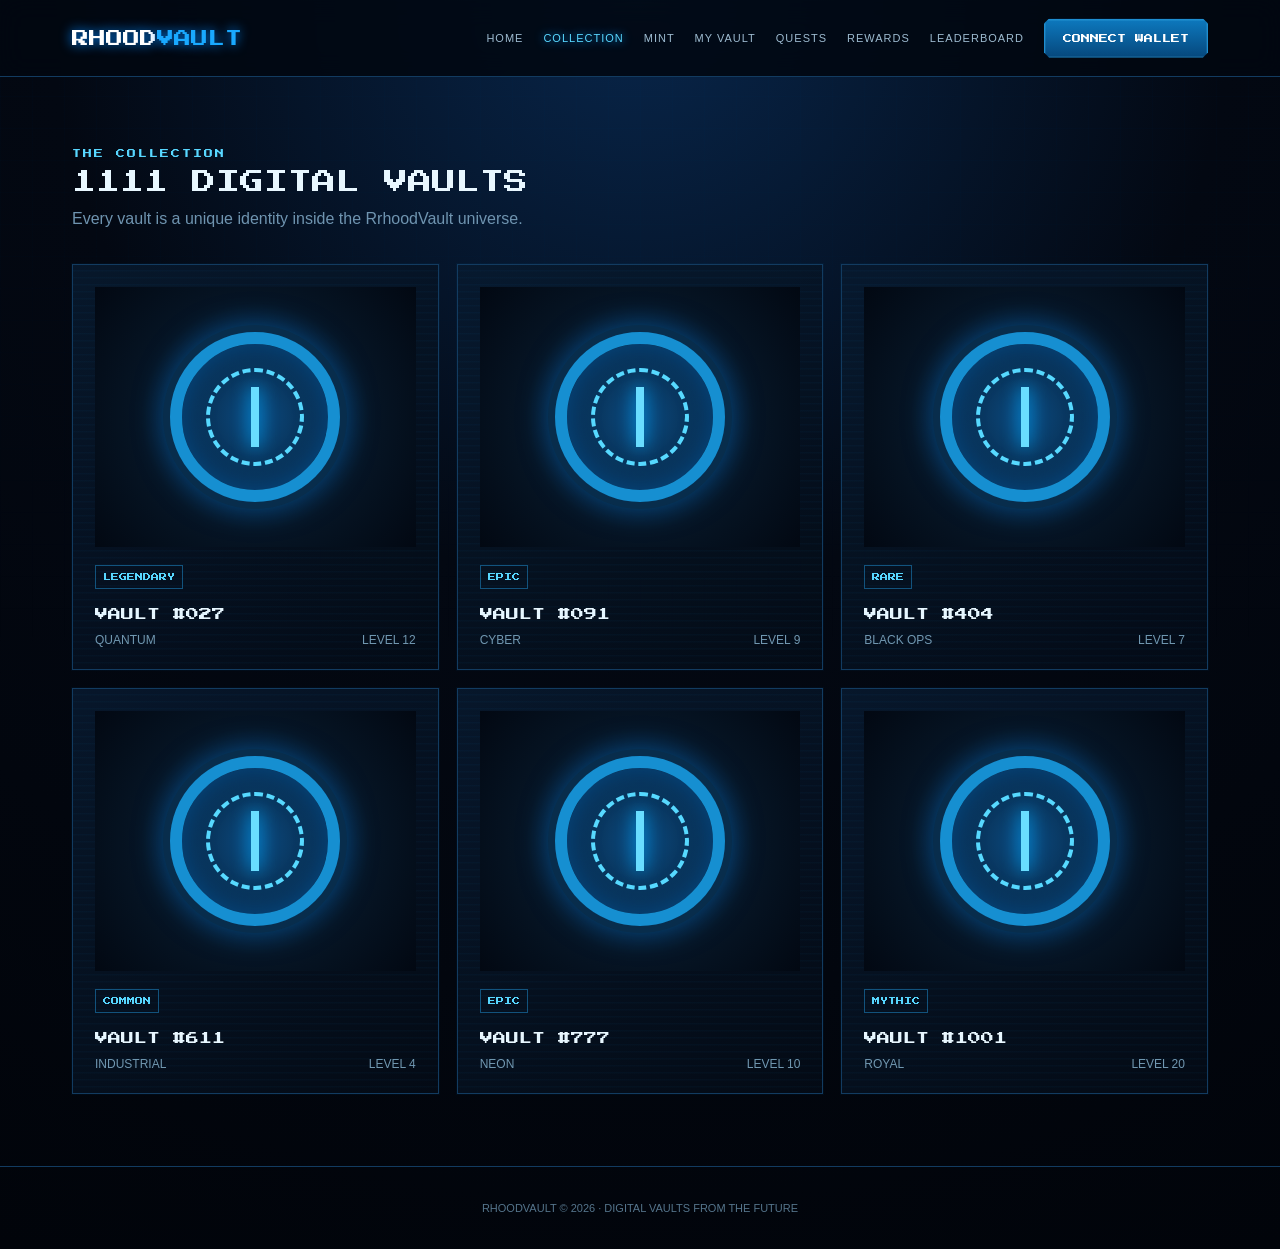
<file: collection/index.html>
<!doctype html><html><head><meta charset="utf-8"><meta name="viewport" content="width=device-width,initial-scale=1"><title>Collection — RHOODVAULT</title><style>
@import url('https://fonts.googleapis.com/css2?family=Press+Start+2P&display=swap');
:root{--bg:#030812;--panel:#071426;--panel2:#0a1b32;--blue:#19a9ff;--blue2:#006eff;--cyan:#58d7ff;--text:#e8f7ff;--muted:#6f94b0;--line:#123b60;--glow:0 0 18px #008cff66}
*{box-sizing:border-box}html{scroll-behavior:smooth}body{margin:0;background:radial-gradient(circle at 50% 0,#08264b 0,#030812 42%,#01040a 100%);color:var(--text);font-family:Arial,sans-serif;min-height:100vh}
body:before{content:"";position:fixed;inset:0;pointer-events:none;opacity:.18;background-image:linear-gradient(#0b5a9030 1px,transparent 1px),linear-gradient(90deg,#0b5a9030 1px,transparent 1px);background-size:32px 32px;mask-image:linear-gradient(to bottom,#000,transparent 80%)}
a{color:inherit;text-decoration:none}.wrap{max-width:1180px;margin:auto;padding:0 22px}
.nav{position:sticky;top:0;z-index:20;background:#020711dd;border-bottom:1px solid var(--line);backdrop-filter:blur(12px)}
.navin{height:76px;display:flex;align-items:center;justify-content:space-between;gap:20px}.logo{font-family:'Press Start 2P',monospace;font-size:17px;color:white;text-shadow:0 0 12px #08f}.logo span{color:var(--blue)}
.links{display:flex;gap:20px;align-items:center}.links a{font-size:11px;color:#9dbbd0;letter-spacing:1px}.links a:hover,.links a.active{color:var(--cyan);text-shadow:0 0 10px #09f}
.btn{display:inline-flex;align-items:center;justify-content:center;border:1px solid #1e8ed1;background:linear-gradient(180deg,#0d78bd,#06487d);color:#fff;padding:14px 18px;font-family:'Press Start 2P',monospace;font-size:9px;cursor:pointer;box-shadow:inset 0 0 0 1px #5bcfff22,var(--glow);clip-path:polygon(5px 0,calc(100% - 5px) 0,100% 5px,100% calc(100% - 5px),calc(100% - 5px) 100%,5px 100%,0 calc(100% - 5px),0 5px);transition:.2s}.btn:hover{transform:translateY(-2px);filter:brightness(1.25)}
.hero{min-height:calc(100vh - 76px);display:grid;place-items:center;text-align:center;position:relative;overflow:hidden}.hero:after{content:"";position:absolute;width:600px;height:600px;border-radius:50%;background:#008cff18;filter:blur(80px);animation:pulse 4s infinite}
@keyframes pulse{50%{transform:scale(1.15);opacity:.55}}@keyframes float{50%{transform:translateY(-12px)}}@keyframes scan{to{background-position:0 100%}}
.pixel{font-family:'Press Start 2P',monospace}.eyebrow{color:var(--cyan);font:9px 'Press Start 2P';letter-spacing:2px}.hero h1{font:clamp(35px,7vw,78px) 'Press Start 2P';line-height:1.15;margin:22px 0;text-shadow:0 0 8px #008cff,0 0 28px #0077ff55}.hero p{max-width:700px;margin:0 auto 28px;color:#8eafc5;line-height:1.8}.actions{display:flex;justify-content:center;gap:12px;flex-wrap:wrap}.ghost{background:#071526}
.page{padding:72px 0}.pagehead{margin-bottom:36px}.pagehead h1{font:24px 'Press Start 2P';margin:12px 0}.pagehead p{color:var(--muted)}
.grid{display:grid;grid-template-columns:repeat(3,1fr);gap:18px}.card{background:linear-gradient(145deg,#081a2fdd,#040c17dd);border:1px solid var(--line);padding:22px;position:relative;overflow:hidden;box-shadow:0 0 0 1px #008cff0a}.card:before{content:"";position:absolute;inset:0;background:repeating-linear-gradient(0deg,transparent 0 5px,#0b9fff08 6px 7px);pointer-events:none}.card:hover{border-color:#187bb4;box-shadow:var(--glow)}
.vault-art{height:260px;display:grid;place-items:center;background:radial-gradient(circle,#0b4b82,#061525 55%,#020812);position:relative;overflow:hidden}.vault-door{width:170px;height:170px;border:12px solid #168fd1;border-radius:50%;box-shadow:0 0 0 7px #082d4c,0 0 35px #008cff88,inset 0 0 30px #008cff66;position:relative;animation:float 4s ease-in-out infinite}.vault-door:before{content:"";position:absolute;inset:24px;border:4px dashed #57d9ff; border-radius:50%;animation:spin 9s linear infinite}.vault-door:after{content:"";position:absolute;left:50%;top:50%;width:8px;height:60px;background:#69ddff;transform:translate(-50%,-50%);box-shadow:0 0 18px #0af}@keyframes spin{to{transform:rotate(360deg)}}
.tag{display:inline-block;font:8px 'Press Start 2P';color:var(--cyan);border:1px solid #12527c;padding:7px;margin-bottom:12px}.card h3{font:13px 'Press Start 2P';margin:7px 0 12px}.meta{display:flex;justify-content:space-between;color:#7298b1;font-size:12px}.statgrid{display:grid;grid-template-columns:repeat(3,1fr);gap:10px}.stat{border:1px solid var(--line);padding:18px;background:#061120}.stat b{display:block;font:16px 'Press Start 2P';color:var(--cyan);margin-bottom:9px}.stat small{color:var(--muted)}
.progress{height:10px;background:#020811;border:1px solid var(--line);margin:14px 0;overflow:hidden}.progress i{display:block;height:100%;background:linear-gradient(90deg,#006eff,#4ee5ff);box-shadow:0 0 15px #08f;animation:scan 2s linear infinite}
.table{width:100%;border-collapse:collapse}.table th,.table td{text-align:left;padding:16px;border-bottom:1px solid var(--line);font-size:12px}.table th{color:var(--cyan);font:9px 'Press Start 2P'}
.notice{border:1px solid #12527c;background:#06182a;padding:18px;color:#8fb4cb;margin-bottom:20px}
.footer{border-top:1px solid var(--line);padding:35px 0;color:#55758c;text-align:center;font-size:11px}
.mobile{display:none}.toast{position:fixed;right:20px;bottom:20px;background:#06213a;border:1px solid #168fd1;padding:15px 18px;z-index:50;box-shadow:var(--glow);font-size:12px;display:none}
@media(max-width:800px){.links{display:none}.mobile{display:block}.grid{grid-template-columns:1fr}.statgrid{grid-template-columns:1fr 1fr}.navin{height:68px}.hero{min-height:calc(100vh - 68px)}.page{padding:50px 0}.logo{font-size:13px}}
</style></head><body>
<header class="nav"><div class="wrap navin"><a class="logo" href="/">RHOOD<span>VAULT</span></a><nav class="links"><a href="/">HOME</a><a href="/collection" class="active">COLLECTION</a><a href="/mint">MINT</a><a href="/vault">MY VAULT</a><a href="/quests">QUESTS</a><a href="/rewards">REWARDS</a><a href="/leaderboard">LEADERBOARD</a><button class="btn" data-connect>CONNECT WALLET</button></nav><button class="btn mobile">MENU</button></div></header>
<main><section class="page"><div class="wrap"><div class="pagehead"><div class="eyebrow">THE COLLECTION</div><h1>1111 DIGITAL VAULTS</h1><p>Every vault is a unique identity inside the RrhoodVault universe.</p></div><div class="grid"><article class="card"><div class="vault-art"><div class="vault-door"></div></div><div style="padding-top:18px"><span class="tag">LEGENDARY</span><h3>VAULT #027</h3><div class="meta"><span>QUANTUM</span><span>LEVEL 12</span></div></div></article><article class="card"><div class="vault-art"><div class="vault-door"></div></div><div style="padding-top:18px"><span class="tag">EPIC</span><h3>VAULT #091</h3><div class="meta"><span>CYBER</span><span>LEVEL 9</span></div></div></article><article class="card"><div class="vault-art"><div class="vault-door"></div></div><div style="padding-top:18px"><span class="tag">RARE</span><h3>VAULT #404</h3><div class="meta"><span>BLACK OPS</span><span>LEVEL 7</span></div></div></article><article class="card"><div class="vault-art"><div class="vault-door"></div></div><div style="padding-top:18px"><span class="tag">COMMON</span><h3>VAULT #611</h3><div class="meta"><span>INDUSTRIAL</span><span>LEVEL 4</span></div></div></article><article class="card"><div class="vault-art"><div class="vault-door"></div></div><div style="padding-top:18px"><span class="tag">EPIC</span><h3>VAULT #777</h3><div class="meta"><span>NEON</span><span>LEVEL 10</span></div></div></article><article class="card"><div class="vault-art"><div class="vault-door"></div></div><div style="padding-top:18px"><span class="tag">MYTHIC</span><h3>VAULT #1001</h3><div class="meta"><span>ROYAL</span><span>LEVEL 20</span></div></div></article></div></div></section></main><footer class="footer">RHOODVAULT © 2026 · DIGITAL VAULTS FROM THE FUTURE</footer><div class="toast"></div><script>
const state=JSON.parse(localStorage.getItem("rhoodVaultState")||'{"connected":false,"xp":1250,"points":680,"level":7,"quests":{}}');
function save(){localStorage.setItem("rhoodVaultState",JSON.stringify(state))}
function toast(t){const x=document.querySelector(".toast");if(!x)return;x.textContent=t;x.style.display="block";setTimeout(()=>x.style.display="none",2200)}
function connect(){state.connected=!state.connected;save();document.querySelectorAll("[data-connect]").forEach(x=>x.textContent=state.connected?"0x7A3...91F2":"CONNECT WALLET");toast(state.connected?"Wallet connected (demo)":"Wallet disconnected")}
function quest(id,xp,pts){if(state.quests[id])return toast("Quest already completed");state.quests[id]=1;state.xp+=xp;state.points+=pts;state.level=Math.floor(state.xp/180)+1;save();location.reload()}
function claim(cost,name){if(state.points<cost)return toast("Not enough points");state.points-=cost;save();toast(name+" claimed (demo)")}
document.addEventListener("DOMContentLoaded",()=>{
document.querySelectorAll("[data-connect]").forEach(x=>x.addEventListener("click",connect));
document.querySelectorAll("[data-quest]").forEach(x=>x.addEventListener("click",()=>{let [id,x,p]=x.dataset.quest.split("|");quest(id,+x,+p)}));
document.querySelectorAll("[data-claim]").forEach(x=>x.addEventListener("click",()=>{let [c,n]=x.dataset.claim.split("|");claim(+c,n)}));
document.querySelectorAll("[data-xp]").forEach(x=>x.textContent=state.xp.toLocaleString());
document.querySelectorAll("[data-points]").forEach(x=>x.textContent=state.points.toLocaleString());
document.querySelectorAll("[data-level]").forEach(x=>x.textContent=state.level);
document.querySelectorAll("[data-connect]").forEach(x=>x.textContent=state.connected?"0x7A3...91F2":"CONNECT WALLET");
document.querySelectorAll(".mobile").forEach(x=>x.onclick=()=>document.querySelector(".links").classList.toggle("show"));
});
</script></body></html>
</file>
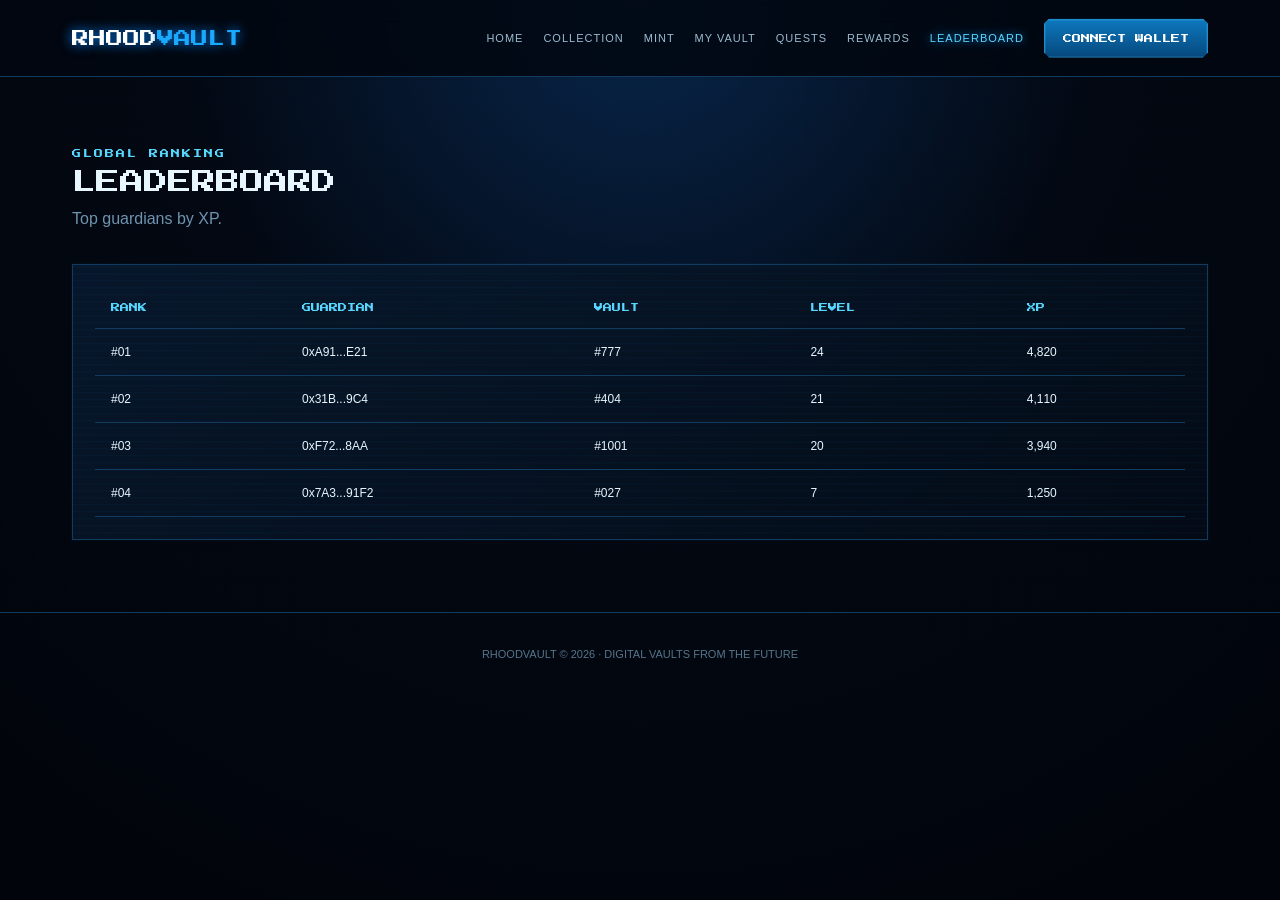
<file: leaderboard/index.html>
<!doctype html><html><head><meta charset="utf-8"><meta name="viewport" content="width=device-width,initial-scale=1"><title>Leaderboard — RHOODVAULT</title><style>
@import url('https://fonts.googleapis.com/css2?family=Press+Start+2P&display=swap');
:root{--bg:#030812;--panel:#071426;--panel2:#0a1b32;--blue:#19a9ff;--blue2:#006eff;--cyan:#58d7ff;--text:#e8f7ff;--muted:#6f94b0;--line:#123b60;--glow:0 0 18px #008cff66}
*{box-sizing:border-box}html{scroll-behavior:smooth}body{margin:0;background:radial-gradient(circle at 50% 0,#08264b 0,#030812 42%,#01040a 100%);color:var(--text);font-family:Arial,sans-serif;min-height:100vh}
body:before{content:"";position:fixed;inset:0;pointer-events:none;opacity:.18;background-image:linear-gradient(#0b5a9030 1px,transparent 1px),linear-gradient(90deg,#0b5a9030 1px,transparent 1px);background-size:32px 32px;mask-image:linear-gradient(to bottom,#000,transparent 80%)}
a{color:inherit;text-decoration:none}.wrap{max-width:1180px;margin:auto;padding:0 22px}
.nav{position:sticky;top:0;z-index:20;background:#020711dd;border-bottom:1px solid var(--line);backdrop-filter:blur(12px)}
.navin{height:76px;display:flex;align-items:center;justify-content:space-between;gap:20px}.logo{font-family:'Press Start 2P',monospace;font-size:17px;color:white;text-shadow:0 0 12px #08f}.logo span{color:var(--blue)}
.links{display:flex;gap:20px;align-items:center}.links a{font-size:11px;color:#9dbbd0;letter-spacing:1px}.links a:hover,.links a.active{color:var(--cyan);text-shadow:0 0 10px #09f}
.btn{display:inline-flex;align-items:center;justify-content:center;border:1px solid #1e8ed1;background:linear-gradient(180deg,#0d78bd,#06487d);color:#fff;padding:14px 18px;font-family:'Press Start 2P',monospace;font-size:9px;cursor:pointer;box-shadow:inset 0 0 0 1px #5bcfff22,var(--glow);clip-path:polygon(5px 0,calc(100% - 5px) 0,100% 5px,100% calc(100% - 5px),calc(100% - 5px) 100%,5px 100%,0 calc(100% - 5px),0 5px);transition:.2s}.btn:hover{transform:translateY(-2px);filter:brightness(1.25)}
.hero{min-height:calc(100vh - 76px);display:grid;place-items:center;text-align:center;position:relative;overflow:hidden}.hero:after{content:"";position:absolute;width:600px;height:600px;border-radius:50%;background:#008cff18;filter:blur(80px);animation:pulse 4s infinite}
@keyframes pulse{50%{transform:scale(1.15);opacity:.55}}@keyframes float{50%{transform:translateY(-12px)}}@keyframes scan{to{background-position:0 100%}}
.pixel{font-family:'Press Start 2P',monospace}.eyebrow{color:var(--cyan);font:9px 'Press Start 2P';letter-spacing:2px}.hero h1{font:clamp(35px,7vw,78px) 'Press Start 2P';line-height:1.15;margin:22px 0;text-shadow:0 0 8px #008cff,0 0 28px #0077ff55}.hero p{max-width:700px;margin:0 auto 28px;color:#8eafc5;line-height:1.8}.actions{display:flex;justify-content:center;gap:12px;flex-wrap:wrap}.ghost{background:#071526}
.page{padding:72px 0}.pagehead{margin-bottom:36px}.pagehead h1{font:24px 'Press Start 2P';margin:12px 0}.pagehead p{color:var(--muted)}
.grid{display:grid;grid-template-columns:repeat(3,1fr);gap:18px}.card{background:linear-gradient(145deg,#081a2fdd,#040c17dd);border:1px solid var(--line);padding:22px;position:relative;overflow:hidden;box-shadow:0 0 0 1px #008cff0a}.card:before{content:"";position:absolute;inset:0;background:repeating-linear-gradient(0deg,transparent 0 5px,#0b9fff08 6px 7px);pointer-events:none}.card:hover{border-color:#187bb4;box-shadow:var(--glow)}
.vault-art{height:260px;display:grid;place-items:center;background:radial-gradient(circle,#0b4b82,#061525 55%,#020812);position:relative;overflow:hidden}.vault-door{width:170px;height:170px;border:12px solid #168fd1;border-radius:50%;box-shadow:0 0 0 7px #082d4c,0 0 35px #008cff88,inset 0 0 30px #008cff66;position:relative;animation:float 4s ease-in-out infinite}.vault-door:before{content:"";position:absolute;inset:24px;border:4px dashed #57d9ff; border-radius:50%;animation:spin 9s linear infinite}.vault-door:after{content:"";position:absolute;left:50%;top:50%;width:8px;height:60px;background:#69ddff;transform:translate(-50%,-50%);box-shadow:0 0 18px #0af}@keyframes spin{to{transform:rotate(360deg)}}
.tag{display:inline-block;font:8px 'Press Start 2P';color:var(--cyan);border:1px solid #12527c;padding:7px;margin-bottom:12px}.card h3{font:13px 'Press Start 2P';margin:7px 0 12px}.meta{display:flex;justify-content:space-between;color:#7298b1;font-size:12px}.statgrid{display:grid;grid-template-columns:repeat(3,1fr);gap:10px}.stat{border:1px solid var(--line);padding:18px;background:#061120}.stat b{display:block;font:16px 'Press Start 2P';color:var(--cyan);margin-bottom:9px}.stat small{color:var(--muted)}
.progress{height:10px;background:#020811;border:1px solid var(--line);margin:14px 0;overflow:hidden}.progress i{display:block;height:100%;background:linear-gradient(90deg,#006eff,#4ee5ff);box-shadow:0 0 15px #08f;animation:scan 2s linear infinite}
.table{width:100%;border-collapse:collapse}.table th,.table td{text-align:left;padding:16px;border-bottom:1px solid var(--line);font-size:12px}.table th{color:var(--cyan);font:9px 'Press Start 2P'}
.notice{border:1px solid #12527c;background:#06182a;padding:18px;color:#8fb4cb;margin-bottom:20px}
.footer{border-top:1px solid var(--line);padding:35px 0;color:#55758c;text-align:center;font-size:11px}
.mobile{display:none}.toast{position:fixed;right:20px;bottom:20px;background:#06213a;border:1px solid #168fd1;padding:15px 18px;z-index:50;box-shadow:var(--glow);font-size:12px;display:none}
@media(max-width:800px){.links{display:none}.mobile{display:block}.grid{grid-template-columns:1fr}.statgrid{grid-template-columns:1fr 1fr}.navin{height:68px}.hero{min-height:calc(100vh - 68px)}.page{padding:50px 0}.logo{font-size:13px}}
</style></head><body>
<header class="nav"><div class="wrap navin"><a class="logo" href="/">RHOOD<span>VAULT</span></a><nav class="links"><a href="/">HOME</a><a href="/collection">COLLECTION</a><a href="/mint">MINT</a><a href="/vault">MY VAULT</a><a href="/quests">QUESTS</a><a href="/rewards">REWARDS</a><a href="/leaderboard" class="active">LEADERBOARD</a><button class="btn" data-connect>CONNECT WALLET</button></nav><button class="btn mobile">MENU</button></div></header>
<main><section class="page"><div class="wrap"><div class="pagehead"><div class="eyebrow">GLOBAL RANKING</div><h1>LEADERBOARD</h1><p>Top guardians by XP.</p></div><div class="card"><table class="table"><thead><tr><th>RANK</th><th>GUARDIAN</th><th>VAULT</th><th>LEVEL</th><th>XP</th></tr></thead><tbody>
<tr><td>#01</td><td>0xA91...E21</td><td>#777</td><td>24</td><td>4,820</td></tr><tr><td>#02</td><td>0x31B...9C4</td><td>#404</td><td>21</td><td>4,110</td></tr><tr><td>#03</td><td>0xF72...8AA</td><td>#1001</td><td>20</td><td>3,940</td></tr><tr><td>#04</td><td>0x7A3...91F2</td><td>#027</td><td data-level>7</td><td data-xp>1,250</td></tr></tbody></table></div></div></section></main><footer class="footer">RHOODVAULT © 2026 · DIGITAL VAULTS FROM THE FUTURE</footer><div class="toast"></div><script>
const state=JSON.parse(localStorage.getItem("rhoodVaultState")||'{"connected":false,"xp":1250,"points":680,"level":7,"quests":{}}');
function save(){localStorage.setItem("rhoodVaultState",JSON.stringify(state))}
function toast(t){const x=document.querySelector(".toast");if(!x)return;x.textContent=t;x.style.display="block";setTimeout(()=>x.style.display="none",2200)}
function connect(){state.connected=!state.connected;save();document.querySelectorAll("[data-connect]").forEach(x=>x.textContent=state.connected?"0x7A3...91F2":"CONNECT WALLET");toast(state.connected?"Wallet connected (demo)":"Wallet disconnected")}
function quest(id,xp,pts){if(state.quests[id])return toast("Quest already completed");state.quests[id]=1;state.xp+=xp;state.points+=pts;state.level=Math.floor(state.xp/180)+1;save();location.reload()}
function claim(cost,name){if(state.points<cost)return toast("Not enough points");state.points-=cost;save();toast(name+" claimed (demo)")}
document.addEventListener("DOMContentLoaded",()=>{
document.querySelectorAll("[data-connect]").forEach(x=>x.addEventListener("click",connect));
document.querySelectorAll("[data-quest]").forEach(x=>x.addEventListener("click",()=>{let [id,x,p]=x.dataset.quest.split("|");quest(id,+x,+p)}));
document.querySelectorAll("[data-claim]").forEach(x=>x.addEventListener("click",()=>{let [c,n]=x.dataset.claim.split("|");claim(+c,n)}));
document.querySelectorAll("[data-xp]").forEach(x=>x.textContent=state.xp.toLocaleString());
document.querySelectorAll("[data-points]").forEach(x=>x.textContent=state.points.toLocaleString());
document.querySelectorAll("[data-level]").forEach(x=>x.textContent=state.level);
document.querySelectorAll("[data-connect]").forEach(x=>x.textContent=state.connected?"0x7A3...91F2":"CONNECT WALLET");
document.querySelectorAll(".mobile").forEach(x=>x.onclick=()=>document.querySelector(".links").classList.toggle("show"));
});
</script></body></html>
</file>
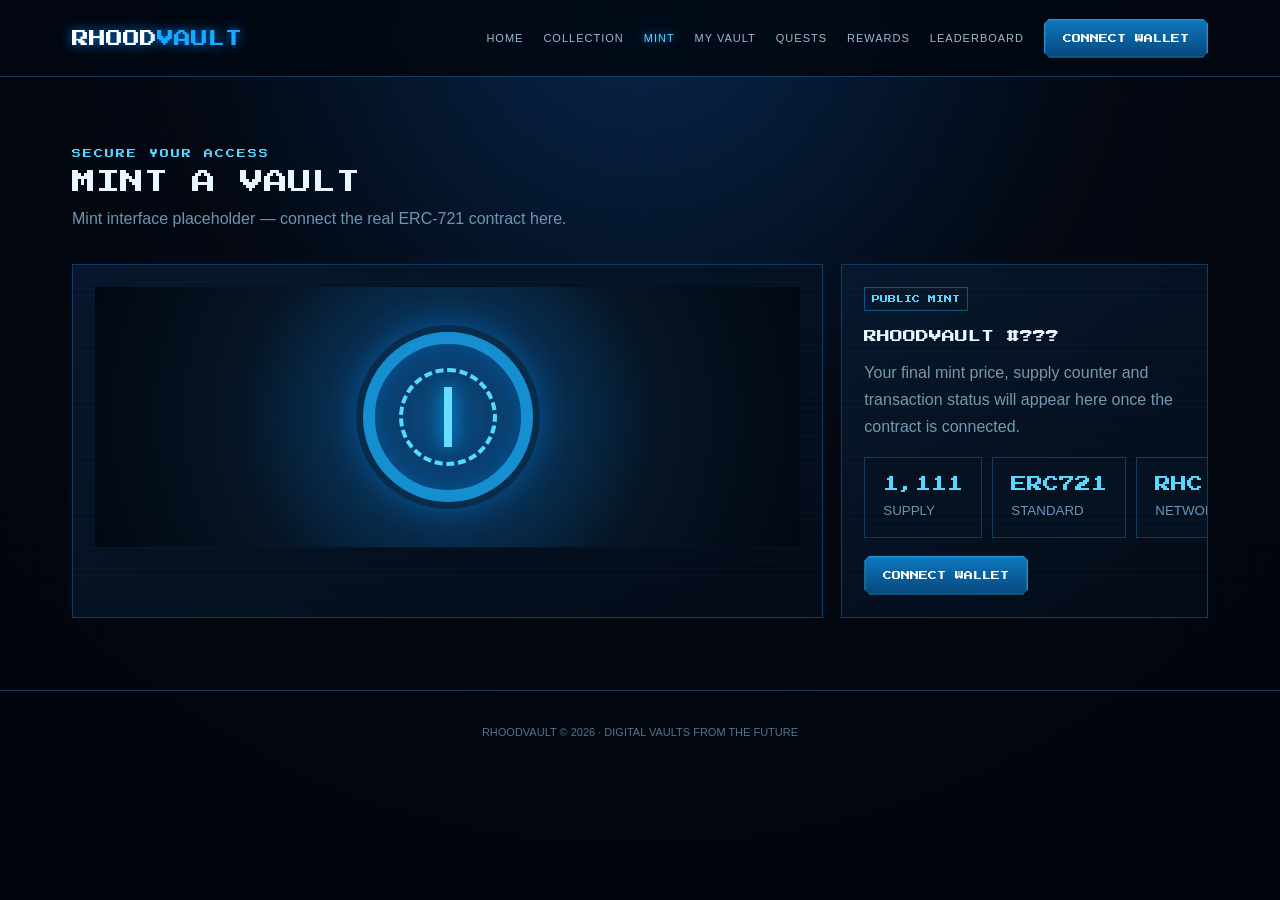
<file: mint/index.html>
<!doctype html><html><head><meta charset="utf-8"><meta name="viewport" content="width=device-width,initial-scale=1"><title>Mint — RHOODVAULT</title><style>
@import url('https://fonts.googleapis.com/css2?family=Press+Start+2P&display=swap');
:root{--bg:#030812;--panel:#071426;--panel2:#0a1b32;--blue:#19a9ff;--blue2:#006eff;--cyan:#58d7ff;--text:#e8f7ff;--muted:#6f94b0;--line:#123b60;--glow:0 0 18px #008cff66}
*{box-sizing:border-box}html{scroll-behavior:smooth}body{margin:0;background:radial-gradient(circle at 50% 0,#08264b 0,#030812 42%,#01040a 100%);color:var(--text);font-family:Arial,sans-serif;min-height:100vh}
body:before{content:"";position:fixed;inset:0;pointer-events:none;opacity:.18;background-image:linear-gradient(#0b5a9030 1px,transparent 1px),linear-gradient(90deg,#0b5a9030 1px,transparent 1px);background-size:32px 32px;mask-image:linear-gradient(to bottom,#000,transparent 80%)}
a{color:inherit;text-decoration:none}.wrap{max-width:1180px;margin:auto;padding:0 22px}
.nav{position:sticky;top:0;z-index:20;background:#020711dd;border-bottom:1px solid var(--line);backdrop-filter:blur(12px)}
.navin{height:76px;display:flex;align-items:center;justify-content:space-between;gap:20px}.logo{font-family:'Press Start 2P',monospace;font-size:17px;color:white;text-shadow:0 0 12px #08f}.logo span{color:var(--blue)}
.links{display:flex;gap:20px;align-items:center}.links a{font-size:11px;color:#9dbbd0;letter-spacing:1px}.links a:hover,.links a.active{color:var(--cyan);text-shadow:0 0 10px #09f}
.btn{display:inline-flex;align-items:center;justify-content:center;border:1px solid #1e8ed1;background:linear-gradient(180deg,#0d78bd,#06487d);color:#fff;padding:14px 18px;font-family:'Press Start 2P',monospace;font-size:9px;cursor:pointer;box-shadow:inset 0 0 0 1px #5bcfff22,var(--glow);clip-path:polygon(5px 0,calc(100% - 5px) 0,100% 5px,100% calc(100% - 5px),calc(100% - 5px) 100%,5px 100%,0 calc(100% - 5px),0 5px);transition:.2s}.btn:hover{transform:translateY(-2px);filter:brightness(1.25)}
.hero{min-height:calc(100vh - 76px);display:grid;place-items:center;text-align:center;position:relative;overflow:hidden}.hero:after{content:"";position:absolute;width:600px;height:600px;border-radius:50%;background:#008cff18;filter:blur(80px);animation:pulse 4s infinite}
@keyframes pulse{50%{transform:scale(1.15);opacity:.55}}@keyframes float{50%{transform:translateY(-12px)}}@keyframes scan{to{background-position:0 100%}}
.pixel{font-family:'Press Start 2P',monospace}.eyebrow{color:var(--cyan);font:9px 'Press Start 2P';letter-spacing:2px}.hero h1{font:clamp(35px,7vw,78px) 'Press Start 2P';line-height:1.15;margin:22px 0;text-shadow:0 0 8px #008cff,0 0 28px #0077ff55}.hero p{max-width:700px;margin:0 auto 28px;color:#8eafc5;line-height:1.8}.actions{display:flex;justify-content:center;gap:12px;flex-wrap:wrap}.ghost{background:#071526}
.page{padding:72px 0}.pagehead{margin-bottom:36px}.pagehead h1{font:24px 'Press Start 2P';margin:12px 0}.pagehead p{color:var(--muted)}
.grid{display:grid;grid-template-columns:repeat(3,1fr);gap:18px}.card{background:linear-gradient(145deg,#081a2fdd,#040c17dd);border:1px solid var(--line);padding:22px;position:relative;overflow:hidden;box-shadow:0 0 0 1px #008cff0a}.card:before{content:"";position:absolute;inset:0;background:repeating-linear-gradient(0deg,transparent 0 5px,#0b9fff08 6px 7px);pointer-events:none}.card:hover{border-color:#187bb4;box-shadow:var(--glow)}
.vault-art{height:260px;display:grid;place-items:center;background:radial-gradient(circle,#0b4b82,#061525 55%,#020812);position:relative;overflow:hidden}.vault-door{width:170px;height:170px;border:12px solid #168fd1;border-radius:50%;box-shadow:0 0 0 7px #082d4c,0 0 35px #008cff88,inset 0 0 30px #008cff66;position:relative;animation:float 4s ease-in-out infinite}.vault-door:before{content:"";position:absolute;inset:24px;border:4px dashed #57d9ff; border-radius:50%;animation:spin 9s linear infinite}.vault-door:after{content:"";position:absolute;left:50%;top:50%;width:8px;height:60px;background:#69ddff;transform:translate(-50%,-50%);box-shadow:0 0 18px #0af}@keyframes spin{to{transform:rotate(360deg)}}
.tag{display:inline-block;font:8px 'Press Start 2P';color:var(--cyan);border:1px solid #12527c;padding:7px;margin-bottom:12px}.card h3{font:13px 'Press Start 2P';margin:7px 0 12px}.meta{display:flex;justify-content:space-between;color:#7298b1;font-size:12px}.statgrid{display:grid;grid-template-columns:repeat(3,1fr);gap:10px}.stat{border:1px solid var(--line);padding:18px;background:#061120}.stat b{display:block;font:16px 'Press Start 2P';color:var(--cyan);margin-bottom:9px}.stat small{color:var(--muted)}
.progress{height:10px;background:#020811;border:1px solid var(--line);margin:14px 0;overflow:hidden}.progress i{display:block;height:100%;background:linear-gradient(90deg,#006eff,#4ee5ff);box-shadow:0 0 15px #08f;animation:scan 2s linear infinite}
.table{width:100%;border-collapse:collapse}.table th,.table td{text-align:left;padding:16px;border-bottom:1px solid var(--line);font-size:12px}.table th{color:var(--cyan);font:9px 'Press Start 2P'}
.notice{border:1px solid #12527c;background:#06182a;padding:18px;color:#8fb4cb;margin-bottom:20px}
.footer{border-top:1px solid var(--line);padding:35px 0;color:#55758c;text-align:center;font-size:11px}
.mobile{display:none}.toast{position:fixed;right:20px;bottom:20px;background:#06213a;border:1px solid #168fd1;padding:15px 18px;z-index:50;box-shadow:var(--glow);font-size:12px;display:none}
@media(max-width:800px){.links{display:none}.mobile{display:block}.grid{grid-template-columns:1fr}.statgrid{grid-template-columns:1fr 1fr}.navin{height:68px}.hero{min-height:calc(100vh - 68px)}.page{padding:50px 0}.logo{font-size:13px}}
</style></head><body>
<header class="nav"><div class="wrap navin"><a class="logo" href="/">RHOOD<span>VAULT</span></a><nav class="links"><a href="/">HOME</a><a href="/collection">COLLECTION</a><a href="/mint" class="active">MINT</a><a href="/vault">MY VAULT</a><a href="/quests">QUESTS</a><a href="/rewards">REWARDS</a><a href="/leaderboard">LEADERBOARD</a><button class="btn" data-connect>CONNECT WALLET</button></nav><button class="btn mobile">MENU</button></div></header>
<main><section class="page"><div class="wrap"><div class="pagehead"><div class="eyebrow">SECURE YOUR ACCESS</div><h1>MINT A VAULT</h1><p>Mint interface placeholder — connect the real ERC-721 contract here.</p></div><div class="grid"><div class="card" style="grid-column:span 2"><div class="vault-art"><div class="vault-door"></div></div></div><div class="card"><span class="tag">PUBLIC MINT</span><h3>RHOODVAULT #???</h3><p style="color:#7799ae;line-height:1.7">Your final mint price, supply counter and transaction status will appear here once the contract is connected.</p><div class="statgrid"><div class="stat"><b>1,111</b><small>SUPPLY</small></div><div class="stat"><b>ERC721</b><small>STANDARD</small></div><div class="stat"><b>RHC</b><small>NETWORK</small></div></div><br><button class="btn" data-connect>CONNECT WALLET</button></div></div></div></section></main><footer class="footer">RHOODVAULT © 2026 · DIGITAL VAULTS FROM THE FUTURE</footer><div class="toast"></div><script>
const state=JSON.parse(localStorage.getItem("rhoodVaultState")||'{"connected":false,"xp":1250,"points":680,"level":7,"quests":{}}');
function save(){localStorage.setItem("rhoodVaultState",JSON.stringify(state))}
function toast(t){const x=document.querySelector(".toast");if(!x)return;x.textContent=t;x.style.display="block";setTimeout(()=>x.style.display="none",2200)}
function connect(){state.connected=!state.connected;save();document.querySelectorAll("[data-connect]").forEach(x=>x.textContent=state.connected?"0x7A3...91F2":"CONNECT WALLET");toast(state.connected?"Wallet connected (demo)":"Wallet disconnected")}
function quest(id,xp,pts){if(state.quests[id])return toast("Quest already completed");state.quests[id]=1;state.xp+=xp;state.points+=pts;state.level=Math.floor(state.xp/180)+1;save();location.reload()}
function claim(cost,name){if(state.points<cost)return toast("Not enough points");state.points-=cost;save();toast(name+" claimed (demo)")}
document.addEventListener("DOMContentLoaded",()=>{
document.querySelectorAll("[data-connect]").forEach(x=>x.addEventListener("click",connect));
document.querySelectorAll("[data-quest]").forEach(x=>x.addEventListener("click",()=>{let [id,x,p]=x.dataset.quest.split("|");quest(id,+x,+p)}));
document.querySelectorAll("[data-claim]").forEach(x=>x.addEventListener("click",()=>{let [c,n]=x.dataset.claim.split("|");claim(+c,n)}));
document.querySelectorAll("[data-xp]").forEach(x=>x.textContent=state.xp.toLocaleString());
document.querySelectorAll("[data-points]").forEach(x=>x.textContent=state.points.toLocaleString());
document.querySelectorAll("[data-level]").forEach(x=>x.textContent=state.level);
document.querySelectorAll("[data-connect]").forEach(x=>x.textContent=state.connected?"0x7A3...91F2":"CONNECT WALLET");
document.querySelectorAll(".mobile").forEach(x=>x.onclick=()=>document.querySelector(".links").classList.toggle("show"));
});
</script></body></html>
</file>
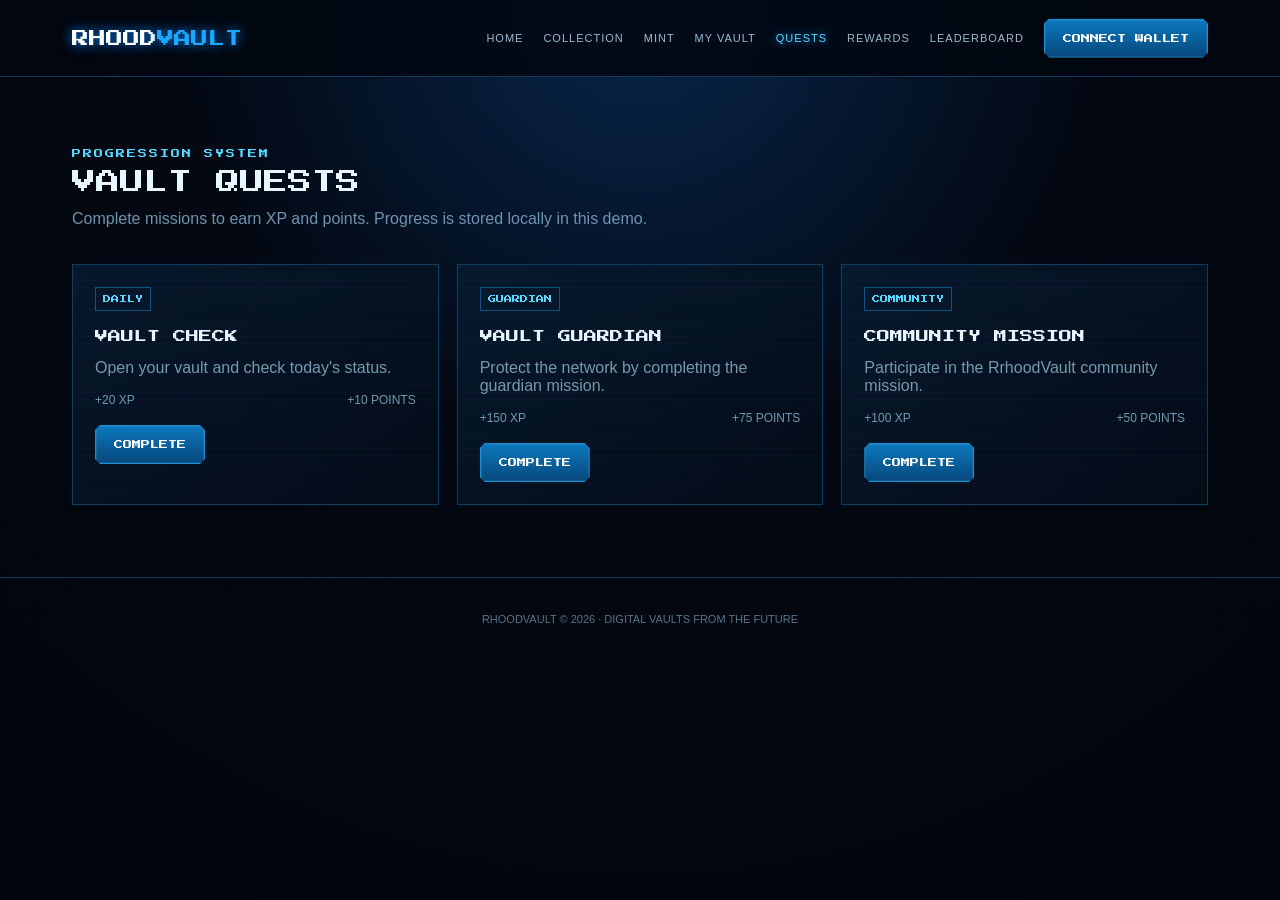
<file: quests/index.html>
<!doctype html><html><head><meta charset="utf-8"><meta name="viewport" content="width=device-width,initial-scale=1"><title>Quests — RHOODVAULT</title><style>
@import url('https://fonts.googleapis.com/css2?family=Press+Start+2P&display=swap');
:root{--bg:#030812;--panel:#071426;--panel2:#0a1b32;--blue:#19a9ff;--blue2:#006eff;--cyan:#58d7ff;--text:#e8f7ff;--muted:#6f94b0;--line:#123b60;--glow:0 0 18px #008cff66}
*{box-sizing:border-box}html{scroll-behavior:smooth}body{margin:0;background:radial-gradient(circle at 50% 0,#08264b 0,#030812 42%,#01040a 100%);color:var(--text);font-family:Arial,sans-serif;min-height:100vh}
body:before{content:"";position:fixed;inset:0;pointer-events:none;opacity:.18;background-image:linear-gradient(#0b5a9030 1px,transparent 1px),linear-gradient(90deg,#0b5a9030 1px,transparent 1px);background-size:32px 32px;mask-image:linear-gradient(to bottom,#000,transparent 80%)}
a{color:inherit;text-decoration:none}.wrap{max-width:1180px;margin:auto;padding:0 22px}
.nav{position:sticky;top:0;z-index:20;background:#020711dd;border-bottom:1px solid var(--line);backdrop-filter:blur(12px)}
.navin{height:76px;display:flex;align-items:center;justify-content:space-between;gap:20px}.logo{font-family:'Press Start 2P',monospace;font-size:17px;color:white;text-shadow:0 0 12px #08f}.logo span{color:var(--blue)}
.links{display:flex;gap:20px;align-items:center}.links a{font-size:11px;color:#9dbbd0;letter-spacing:1px}.links a:hover,.links a.active{color:var(--cyan);text-shadow:0 0 10px #09f}
.btn{display:inline-flex;align-items:center;justify-content:center;border:1px solid #1e8ed1;background:linear-gradient(180deg,#0d78bd,#06487d);color:#fff;padding:14px 18px;font-family:'Press Start 2P',monospace;font-size:9px;cursor:pointer;box-shadow:inset 0 0 0 1px #5bcfff22,var(--glow);clip-path:polygon(5px 0,calc(100% - 5px) 0,100% 5px,100% calc(100% - 5px),calc(100% - 5px) 100%,5px 100%,0 calc(100% - 5px),0 5px);transition:.2s}.btn:hover{transform:translateY(-2px);filter:brightness(1.25)}
.hero{min-height:calc(100vh - 76px);display:grid;place-items:center;text-align:center;position:relative;overflow:hidden}.hero:after{content:"";position:absolute;width:600px;height:600px;border-radius:50%;background:#008cff18;filter:blur(80px);animation:pulse 4s infinite}
@keyframes pulse{50%{transform:scale(1.15);opacity:.55}}@keyframes float{50%{transform:translateY(-12px)}}@keyframes scan{to{background-position:0 100%}}
.pixel{font-family:'Press Start 2P',monospace}.eyebrow{color:var(--cyan);font:9px 'Press Start 2P';letter-spacing:2px}.hero h1{font:clamp(35px,7vw,78px) 'Press Start 2P';line-height:1.15;margin:22px 0;text-shadow:0 0 8px #008cff,0 0 28px #0077ff55}.hero p{max-width:700px;margin:0 auto 28px;color:#8eafc5;line-height:1.8}.actions{display:flex;justify-content:center;gap:12px;flex-wrap:wrap}.ghost{background:#071526}
.page{padding:72px 0}.pagehead{margin-bottom:36px}.pagehead h1{font:24px 'Press Start 2P';margin:12px 0}.pagehead p{color:var(--muted)}
.grid{display:grid;grid-template-columns:repeat(3,1fr);gap:18px}.card{background:linear-gradient(145deg,#081a2fdd,#040c17dd);border:1px solid var(--line);padding:22px;position:relative;overflow:hidden;box-shadow:0 0 0 1px #008cff0a}.card:before{content:"";position:absolute;inset:0;background:repeating-linear-gradient(0deg,transparent 0 5px,#0b9fff08 6px 7px);pointer-events:none}.card:hover{border-color:#187bb4;box-shadow:var(--glow)}
.vault-art{height:260px;display:grid;place-items:center;background:radial-gradient(circle,#0b4b82,#061525 55%,#020812);position:relative;overflow:hidden}.vault-door{width:170px;height:170px;border:12px solid #168fd1;border-radius:50%;box-shadow:0 0 0 7px #082d4c,0 0 35px #008cff88,inset 0 0 30px #008cff66;position:relative;animation:float 4s ease-in-out infinite}.vault-door:before{content:"";position:absolute;inset:24px;border:4px dashed #57d9ff; border-radius:50%;animation:spin 9s linear infinite}.vault-door:after{content:"";position:absolute;left:50%;top:50%;width:8px;height:60px;background:#69ddff;transform:translate(-50%,-50%);box-shadow:0 0 18px #0af}@keyframes spin{to{transform:rotate(360deg)}}
.tag{display:inline-block;font:8px 'Press Start 2P';color:var(--cyan);border:1px solid #12527c;padding:7px;margin-bottom:12px}.card h3{font:13px 'Press Start 2P';margin:7px 0 12px}.meta{display:flex;justify-content:space-between;color:#7298b1;font-size:12px}.statgrid{display:grid;grid-template-columns:repeat(3,1fr);gap:10px}.stat{border:1px solid var(--line);padding:18px;background:#061120}.stat b{display:block;font:16px 'Press Start 2P';color:var(--cyan);margin-bottom:9px}.stat small{color:var(--muted)}
.progress{height:10px;background:#020811;border:1px solid var(--line);margin:14px 0;overflow:hidden}.progress i{display:block;height:100%;background:linear-gradient(90deg,#006eff,#4ee5ff);box-shadow:0 0 15px #08f;animation:scan 2s linear infinite}
.table{width:100%;border-collapse:collapse}.table th,.table td{text-align:left;padding:16px;border-bottom:1px solid var(--line);font-size:12px}.table th{color:var(--cyan);font:9px 'Press Start 2P'}
.notice{border:1px solid #12527c;background:#06182a;padding:18px;color:#8fb4cb;margin-bottom:20px}
.footer{border-top:1px solid var(--line);padding:35px 0;color:#55758c;text-align:center;font-size:11px}
.mobile{display:none}.toast{position:fixed;right:20px;bottom:20px;background:#06213a;border:1px solid #168fd1;padding:15px 18px;z-index:50;box-shadow:var(--glow);font-size:12px;display:none}
@media(max-width:800px){.links{display:none}.mobile{display:block}.grid{grid-template-columns:1fr}.statgrid{grid-template-columns:1fr 1fr}.navin{height:68px}.hero{min-height:calc(100vh - 68px)}.page{padding:50px 0}.logo{font-size:13px}}
</style></head><body>
<header class="nav"><div class="wrap navin"><a class="logo" href="/">RHOOD<span>VAULT</span></a><nav class="links"><a href="/">HOME</a><a href="/collection">COLLECTION</a><a href="/mint">MINT</a><a href="/vault">MY VAULT</a><a href="/quests" class="active">QUESTS</a><a href="/rewards">REWARDS</a><a href="/leaderboard">LEADERBOARD</a><button class="btn" data-connect>CONNECT WALLET</button></nav><button class="btn mobile">MENU</button></div></header>
<main><section class="page"><div class="wrap"><div class="pagehead"><div class="eyebrow">PROGRESSION SYSTEM</div><h1>VAULT QUESTS</h1><p>Complete missions to earn XP and points. Progress is stored locally in this demo.</p></div><div class="grid">
<div class="card"><span class="tag">DAILY</span><h3>VAULT CHECK</h3><p style="color:#7799ae">Open your vault and check today's status.</p><div class="meta"><span>+20 XP</span><span>+10 POINTS</span></div><br><button class="btn" data-quest="check|20|10">COMPLETE</button></div>
<div class="card"><span class="tag">GUARDIAN</span><h3>VAULT GUARDIAN</h3><p style="color:#7799ae">Protect the network by completing the guardian mission.</p><div class="meta"><span>+150 XP</span><span>+75 POINTS</span></div><br><button class="btn" data-quest="guardian|150|75">COMPLETE</button></div>
<div class="card"><span class="tag">COMMUNITY</span><h3>COMMUNITY MISSION</h3><p style="color:#7799ae">Participate in the RrhoodVault community mission.</p><div class="meta"><span>+100 XP</span><span>+50 POINTS</span></div><br><button class="btn" data-quest="community|100|50">COMPLETE</button></div>
</div></div></section></main><footer class="footer">RHOODVAULT © 2026 · DIGITAL VAULTS FROM THE FUTURE</footer><div class="toast"></div><script>
const state=JSON.parse(localStorage.getItem("rhoodVaultState")||'{"connected":false,"xp":1250,"points":680,"level":7,"quests":{}}');
function save(){localStorage.setItem("rhoodVaultState",JSON.stringify(state))}
function toast(t){const x=document.querySelector(".toast");if(!x)return;x.textContent=t;x.style.display="block";setTimeout(()=>x.style.display="none",2200)}
function connect(){state.connected=!state.connected;save();document.querySelectorAll("[data-connect]").forEach(x=>x.textContent=state.connected?"0x7A3...91F2":"CONNECT WALLET");toast(state.connected?"Wallet connected (demo)":"Wallet disconnected")}
function quest(id,xp,pts){if(state.quests[id])return toast("Quest already completed");state.quests[id]=1;state.xp+=xp;state.points+=pts;state.level=Math.floor(state.xp/180)+1;save();location.reload()}
function claim(cost,name){if(state.points<cost)return toast("Not enough points");state.points-=cost;save();toast(name+" claimed (demo)")}
document.addEventListener("DOMContentLoaded",()=>{
document.querySelectorAll("[data-connect]").forEach(x=>x.addEventListener("click",connect));
document.querySelectorAll("[data-quest]").forEach(x=>x.addEventListener("click",()=>{let [id,x,p]=x.dataset.quest.split("|");quest(id,+x,+p)}));
document.querySelectorAll("[data-claim]").forEach(x=>x.addEventListener("click",()=>{let [c,n]=x.dataset.claim.split("|");claim(+c,n)}));
document.querySelectorAll("[data-xp]").forEach(x=>x.textContent=state.xp.toLocaleString());
document.querySelectorAll("[data-points]").forEach(x=>x.textContent=state.points.toLocaleString());
document.querySelectorAll("[data-level]").forEach(x=>x.textContent=state.level);
document.querySelectorAll("[data-connect]").forEach(x=>x.textContent=state.connected?"0x7A3...91F2":"CONNECT WALLET");
document.querySelectorAll(".mobile").forEach(x=>x.onclick=()=>document.querySelector(".links").classList.toggle("show"));
});
</script></body></html>
</file>
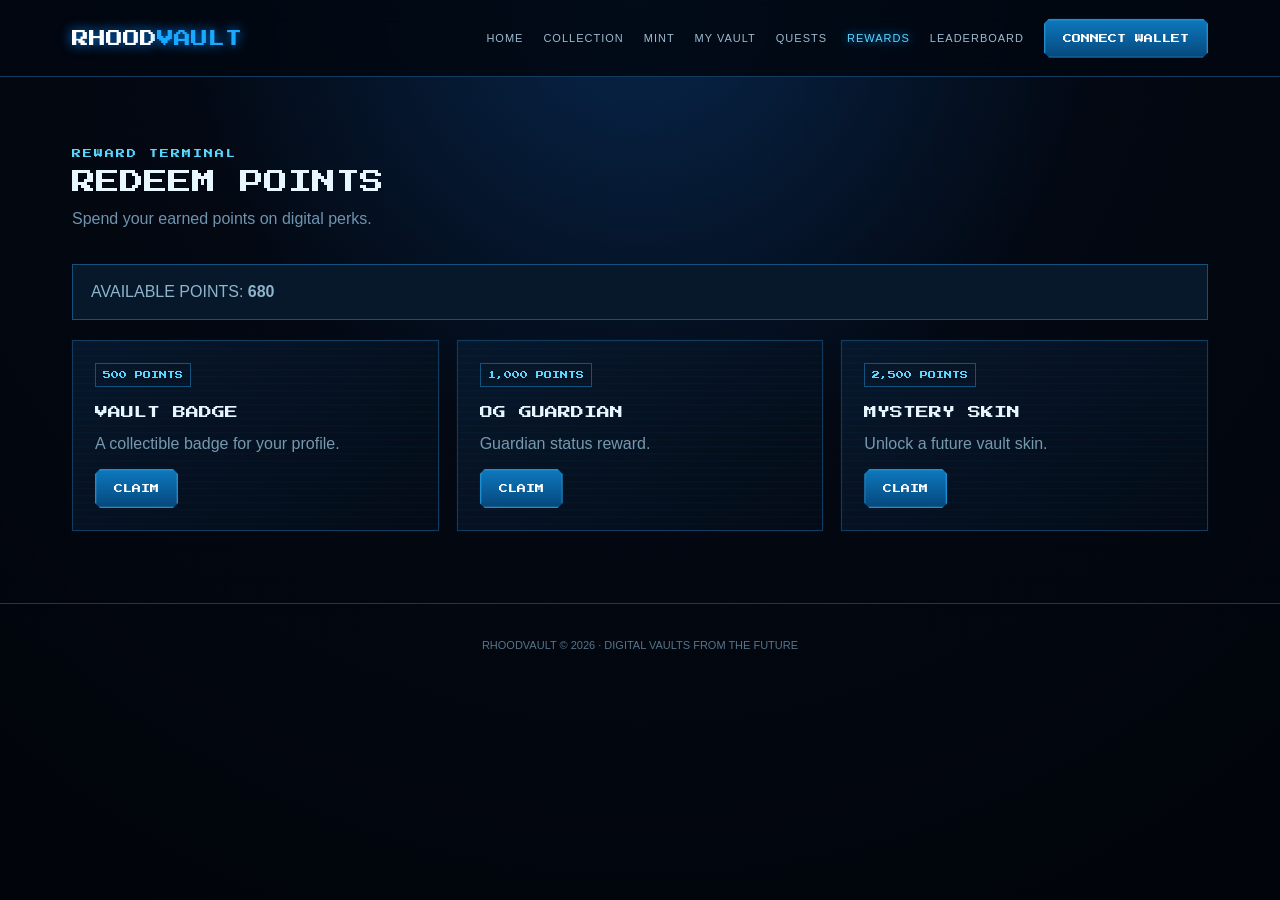
<file: rewards/index.html>
<!doctype html><html><head><meta charset="utf-8"><meta name="viewport" content="width=device-width,initial-scale=1"><title>Rewards — RHOODVAULT</title><style>
@import url('https://fonts.googleapis.com/css2?family=Press+Start+2P&display=swap');
:root{--bg:#030812;--panel:#071426;--panel2:#0a1b32;--blue:#19a9ff;--blue2:#006eff;--cyan:#58d7ff;--text:#e8f7ff;--muted:#6f94b0;--line:#123b60;--glow:0 0 18px #008cff66}
*{box-sizing:border-box}html{scroll-behavior:smooth}body{margin:0;background:radial-gradient(circle at 50% 0,#08264b 0,#030812 42%,#01040a 100%);color:var(--text);font-family:Arial,sans-serif;min-height:100vh}
body:before{content:"";position:fixed;inset:0;pointer-events:none;opacity:.18;background-image:linear-gradient(#0b5a9030 1px,transparent 1px),linear-gradient(90deg,#0b5a9030 1px,transparent 1px);background-size:32px 32px;mask-image:linear-gradient(to bottom,#000,transparent 80%)}
a{color:inherit;text-decoration:none}.wrap{max-width:1180px;margin:auto;padding:0 22px}
.nav{position:sticky;top:0;z-index:20;background:#020711dd;border-bottom:1px solid var(--line);backdrop-filter:blur(12px)}
.navin{height:76px;display:flex;align-items:center;justify-content:space-between;gap:20px}.logo{font-family:'Press Start 2P',monospace;font-size:17px;color:white;text-shadow:0 0 12px #08f}.logo span{color:var(--blue)}
.links{display:flex;gap:20px;align-items:center}.links a{font-size:11px;color:#9dbbd0;letter-spacing:1px}.links a:hover,.links a.active{color:var(--cyan);text-shadow:0 0 10px #09f}
.btn{display:inline-flex;align-items:center;justify-content:center;border:1px solid #1e8ed1;background:linear-gradient(180deg,#0d78bd,#06487d);color:#fff;padding:14px 18px;font-family:'Press Start 2P',monospace;font-size:9px;cursor:pointer;box-shadow:inset 0 0 0 1px #5bcfff22,var(--glow);clip-path:polygon(5px 0,calc(100% - 5px) 0,100% 5px,100% calc(100% - 5px),calc(100% - 5px) 100%,5px 100%,0 calc(100% - 5px),0 5px);transition:.2s}.btn:hover{transform:translateY(-2px);filter:brightness(1.25)}
.hero{min-height:calc(100vh - 76px);display:grid;place-items:center;text-align:center;position:relative;overflow:hidden}.hero:after{content:"";position:absolute;width:600px;height:600px;border-radius:50%;background:#008cff18;filter:blur(80px);animation:pulse 4s infinite}
@keyframes pulse{50%{transform:scale(1.15);opacity:.55}}@keyframes float{50%{transform:translateY(-12px)}}@keyframes scan{to{background-position:0 100%}}
.pixel{font-family:'Press Start 2P',monospace}.eyebrow{color:var(--cyan);font:9px 'Press Start 2P';letter-spacing:2px}.hero h1{font:clamp(35px,7vw,78px) 'Press Start 2P';line-height:1.15;margin:22px 0;text-shadow:0 0 8px #008cff,0 0 28px #0077ff55}.hero p{max-width:700px;margin:0 auto 28px;color:#8eafc5;line-height:1.8}.actions{display:flex;justify-content:center;gap:12px;flex-wrap:wrap}.ghost{background:#071526}
.page{padding:72px 0}.pagehead{margin-bottom:36px}.pagehead h1{font:24px 'Press Start 2P';margin:12px 0}.pagehead p{color:var(--muted)}
.grid{display:grid;grid-template-columns:repeat(3,1fr);gap:18px}.card{background:linear-gradient(145deg,#081a2fdd,#040c17dd);border:1px solid var(--line);padding:22px;position:relative;overflow:hidden;box-shadow:0 0 0 1px #008cff0a}.card:before{content:"";position:absolute;inset:0;background:repeating-linear-gradient(0deg,transparent 0 5px,#0b9fff08 6px 7px);pointer-events:none}.card:hover{border-color:#187bb4;box-shadow:var(--glow)}
.vault-art{height:260px;display:grid;place-items:center;background:radial-gradient(circle,#0b4b82,#061525 55%,#020812);position:relative;overflow:hidden}.vault-door{width:170px;height:170px;border:12px solid #168fd1;border-radius:50%;box-shadow:0 0 0 7px #082d4c,0 0 35px #008cff88,inset 0 0 30px #008cff66;position:relative;animation:float 4s ease-in-out infinite}.vault-door:before{content:"";position:absolute;inset:24px;border:4px dashed #57d9ff; border-radius:50%;animation:spin 9s linear infinite}.vault-door:after{content:"";position:absolute;left:50%;top:50%;width:8px;height:60px;background:#69ddff;transform:translate(-50%,-50%);box-shadow:0 0 18px #0af}@keyframes spin{to{transform:rotate(360deg)}}
.tag{display:inline-block;font:8px 'Press Start 2P';color:var(--cyan);border:1px solid #12527c;padding:7px;margin-bottom:12px}.card h3{font:13px 'Press Start 2P';margin:7px 0 12px}.meta{display:flex;justify-content:space-between;color:#7298b1;font-size:12px}.statgrid{display:grid;grid-template-columns:repeat(3,1fr);gap:10px}.stat{border:1px solid var(--line);padding:18px;background:#061120}.stat b{display:block;font:16px 'Press Start 2P';color:var(--cyan);margin-bottom:9px}.stat small{color:var(--muted)}
.progress{height:10px;background:#020811;border:1px solid var(--line);margin:14px 0;overflow:hidden}.progress i{display:block;height:100%;background:linear-gradient(90deg,#006eff,#4ee5ff);box-shadow:0 0 15px #08f;animation:scan 2s linear infinite}
.table{width:100%;border-collapse:collapse}.table th,.table td{text-align:left;padding:16px;border-bottom:1px solid var(--line);font-size:12px}.table th{color:var(--cyan);font:9px 'Press Start 2P'}
.notice{border:1px solid #12527c;background:#06182a;padding:18px;color:#8fb4cb;margin-bottom:20px}
.footer{border-top:1px solid var(--line);padding:35px 0;color:#55758c;text-align:center;font-size:11px}
.mobile{display:none}.toast{position:fixed;right:20px;bottom:20px;background:#06213a;border:1px solid #168fd1;padding:15px 18px;z-index:50;box-shadow:var(--glow);font-size:12px;display:none}
@media(max-width:800px){.links{display:none}.mobile{display:block}.grid{grid-template-columns:1fr}.statgrid{grid-template-columns:1fr 1fr}.navin{height:68px}.hero{min-height:calc(100vh - 68px)}.page{padding:50px 0}.logo{font-size:13px}}
</style></head><body>
<header class="nav"><div class="wrap navin"><a class="logo" href="/">RHOOD<span>VAULT</span></a><nav class="links"><a href="/">HOME</a><a href="/collection">COLLECTION</a><a href="/mint">MINT</a><a href="/vault">MY VAULT</a><a href="/quests">QUESTS</a><a href="/rewards" class="active">REWARDS</a><a href="/leaderboard">LEADERBOARD</a><button class="btn" data-connect>CONNECT WALLET</button></nav><button class="btn mobile">MENU</button></div></header>
<main><section class="page"><div class="wrap"><div class="pagehead"><div class="eyebrow">REWARD TERMINAL</div><h1>REDEEM POINTS</h1><p>Spend your earned points on digital perks.</p></div><div class="notice">AVAILABLE POINTS: <b data-points>680</b></div><div class="grid">
<div class="card"><span class="tag">500 POINTS</span><h3>VAULT BADGE</h3><p style="color:#7799ae">A collectible badge for your profile.</p><button class="btn" data-claim="500|Vault Badge">CLAIM</button></div>
<div class="card"><span class="tag">1,000 POINTS</span><h3>OG GUARDIAN</h3><p style="color:#7799ae">Guardian status reward.</p><button class="btn" data-claim="1000|OG Guardian">CLAIM</button></div>
<div class="card"><span class="tag">2,500 POINTS</span><h3>MYSTERY SKIN</h3><p style="color:#7799ae">Unlock a future vault skin.</p><button class="btn" data-claim="2500|Mystery Skin">CLAIM</button></div>
</div></div></section></main><footer class="footer">RHOODVAULT © 2026 · DIGITAL VAULTS FROM THE FUTURE</footer><div class="toast"></div><script>
const state=JSON.parse(localStorage.getItem("rhoodVaultState")||'{"connected":false,"xp":1250,"points":680,"level":7,"quests":{}}');
function save(){localStorage.setItem("rhoodVaultState",JSON.stringify(state))}
function toast(t){const x=document.querySelector(".toast");if(!x)return;x.textContent=t;x.style.display="block";setTimeout(()=>x.style.display="none",2200)}
function connect(){state.connected=!state.connected;save();document.querySelectorAll("[data-connect]").forEach(x=>x.textContent=state.connected?"0x7A3...91F2":"CONNECT WALLET");toast(state.connected?"Wallet connected (demo)":"Wallet disconnected")}
function quest(id,xp,pts){if(state.quests[id])return toast("Quest already completed");state.quests[id]=1;state.xp+=xp;state.points+=pts;state.level=Math.floor(state.xp/180)+1;save();location.reload()}
function claim(cost,name){if(state.points<cost)return toast("Not enough points");state.points-=cost;save();toast(name+" claimed (demo)")}
document.addEventListener("DOMContentLoaded",()=>{
document.querySelectorAll("[data-connect]").forEach(x=>x.addEventListener("click",connect));
document.querySelectorAll("[data-quest]").forEach(x=>x.addEventListener("click",()=>{let [id,x,p]=x.dataset.quest.split("|");quest(id,+x,+p)}));
document.querySelectorAll("[data-claim]").forEach(x=>x.addEventListener("click",()=>{let [c,n]=x.dataset.claim.split("|");claim(+c,n)}));
document.querySelectorAll("[data-xp]").forEach(x=>x.textContent=state.xp.toLocaleString());
document.querySelectorAll("[data-points]").forEach(x=>x.textContent=state.points.toLocaleString());
document.querySelectorAll("[data-level]").forEach(x=>x.textContent=state.level);
document.querySelectorAll("[data-connect]").forEach(x=>x.textContent=state.connected?"0x7A3...91F2":"CONNECT WALLET");
document.querySelectorAll(".mobile").forEach(x=>x.onclick=()=>document.querySelector(".links").classList.toggle("show"));
});
</script></body></html>
</file>
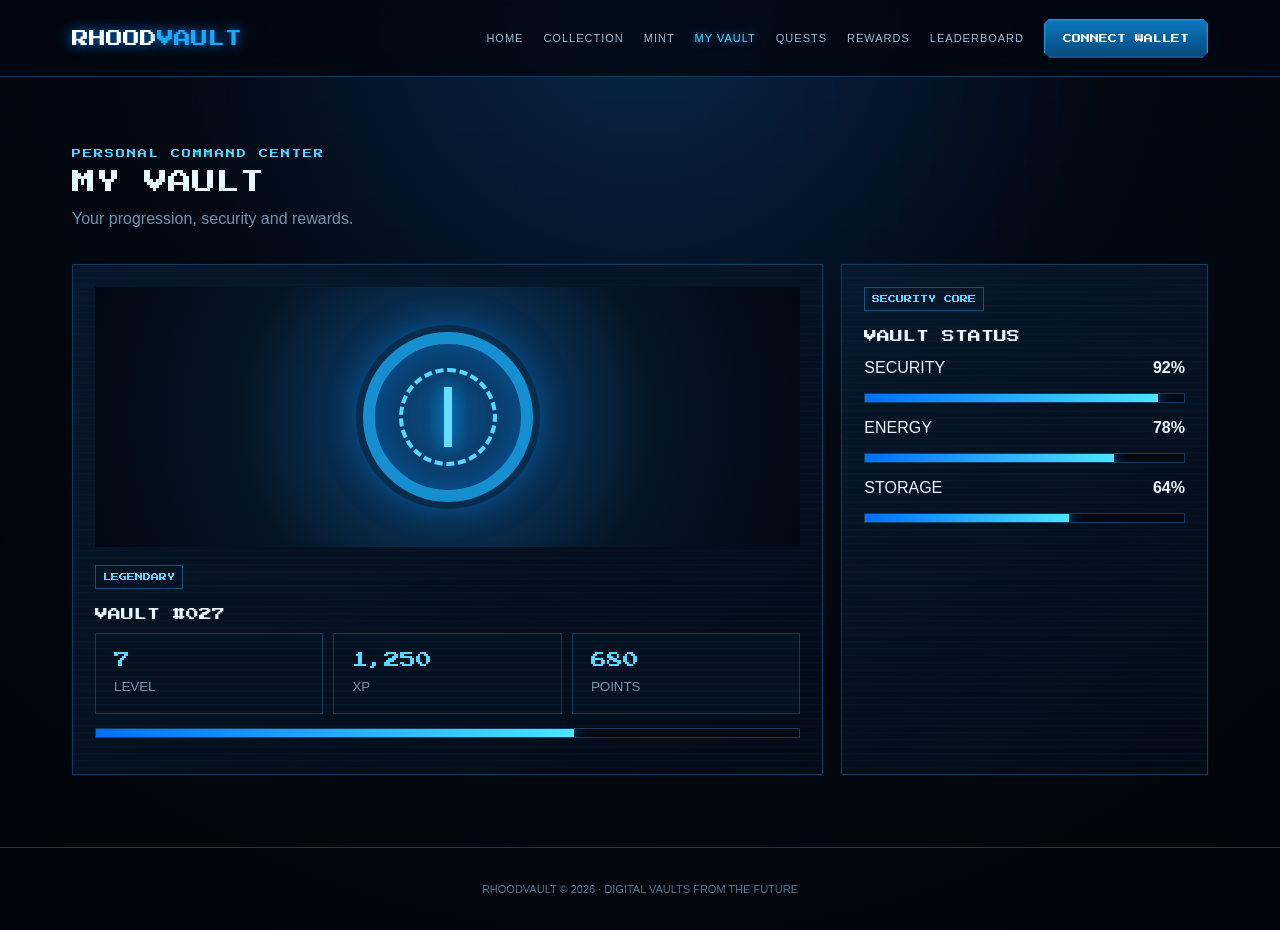
<file: vault/index.html>
<!doctype html><html><head><meta charset="utf-8"><meta name="viewport" content="width=device-width,initial-scale=1"><title>My Vault — RHOODVAULT</title><style>
@import url('https://fonts.googleapis.com/css2?family=Press+Start+2P&display=swap');
:root{--bg:#030812;--panel:#071426;--panel2:#0a1b32;--blue:#19a9ff;--blue2:#006eff;--cyan:#58d7ff;--text:#e8f7ff;--muted:#6f94b0;--line:#123b60;--glow:0 0 18px #008cff66}
*{box-sizing:border-box}html{scroll-behavior:smooth}body{margin:0;background:radial-gradient(circle at 50% 0,#08264b 0,#030812 42%,#01040a 100%);color:var(--text);font-family:Arial,sans-serif;min-height:100vh}
body:before{content:"";position:fixed;inset:0;pointer-events:none;opacity:.18;background-image:linear-gradient(#0b5a9030 1px,transparent 1px),linear-gradient(90deg,#0b5a9030 1px,transparent 1px);background-size:32px 32px;mask-image:linear-gradient(to bottom,#000,transparent 80%)}
a{color:inherit;text-decoration:none}.wrap{max-width:1180px;margin:auto;padding:0 22px}
.nav{position:sticky;top:0;z-index:20;background:#020711dd;border-bottom:1px solid var(--line);backdrop-filter:blur(12px)}
.navin{height:76px;display:flex;align-items:center;justify-content:space-between;gap:20px}.logo{font-family:'Press Start 2P',monospace;font-size:17px;color:white;text-shadow:0 0 12px #08f}.logo span{color:var(--blue)}
.links{display:flex;gap:20px;align-items:center}.links a{font-size:11px;color:#9dbbd0;letter-spacing:1px}.links a:hover,.links a.active{color:var(--cyan);text-shadow:0 0 10px #09f}
.btn{display:inline-flex;align-items:center;justify-content:center;border:1px solid #1e8ed1;background:linear-gradient(180deg,#0d78bd,#06487d);color:#fff;padding:14px 18px;font-family:'Press Start 2P',monospace;font-size:9px;cursor:pointer;box-shadow:inset 0 0 0 1px #5bcfff22,var(--glow);clip-path:polygon(5px 0,calc(100% - 5px) 0,100% 5px,100% calc(100% - 5px),calc(100% - 5px) 100%,5px 100%,0 calc(100% - 5px),0 5px);transition:.2s}.btn:hover{transform:translateY(-2px);filter:brightness(1.25)}
.hero{min-height:calc(100vh - 76px);display:grid;place-items:center;text-align:center;position:relative;overflow:hidden}.hero:after{content:"";position:absolute;width:600px;height:600px;border-radius:50%;background:#008cff18;filter:blur(80px);animation:pulse 4s infinite}
@keyframes pulse{50%{transform:scale(1.15);opacity:.55}}@keyframes float{50%{transform:translateY(-12px)}}@keyframes scan{to{background-position:0 100%}}
.pixel{font-family:'Press Start 2P',monospace}.eyebrow{color:var(--cyan);font:9px 'Press Start 2P';letter-spacing:2px}.hero h1{font:clamp(35px,7vw,78px) 'Press Start 2P';line-height:1.15;margin:22px 0;text-shadow:0 0 8px #008cff,0 0 28px #0077ff55}.hero p{max-width:700px;margin:0 auto 28px;color:#8eafc5;line-height:1.8}.actions{display:flex;justify-content:center;gap:12px;flex-wrap:wrap}.ghost{background:#071526}
.page{padding:72px 0}.pagehead{margin-bottom:36px}.pagehead h1{font:24px 'Press Start 2P';margin:12px 0}.pagehead p{color:var(--muted)}
.grid{display:grid;grid-template-columns:repeat(3,1fr);gap:18px}.card{background:linear-gradient(145deg,#081a2fdd,#040c17dd);border:1px solid var(--line);padding:22px;position:relative;overflow:hidden;box-shadow:0 0 0 1px #008cff0a}.card:before{content:"";position:absolute;inset:0;background:repeating-linear-gradient(0deg,transparent 0 5px,#0b9fff08 6px 7px);pointer-events:none}.card:hover{border-color:#187bb4;box-shadow:var(--glow)}
.vault-art{height:260px;display:grid;place-items:center;background:radial-gradient(circle,#0b4b82,#061525 55%,#020812);position:relative;overflow:hidden}.vault-door{width:170px;height:170px;border:12px solid #168fd1;border-radius:50%;box-shadow:0 0 0 7px #082d4c,0 0 35px #008cff88,inset 0 0 30px #008cff66;position:relative;animation:float 4s ease-in-out infinite}.vault-door:before{content:"";position:absolute;inset:24px;border:4px dashed #57d9ff; border-radius:50%;animation:spin 9s linear infinite}.vault-door:after{content:"";position:absolute;left:50%;top:50%;width:8px;height:60px;background:#69ddff;transform:translate(-50%,-50%);box-shadow:0 0 18px #0af}@keyframes spin{to{transform:rotate(360deg)}}
.tag{display:inline-block;font:8px 'Press Start 2P';color:var(--cyan);border:1px solid #12527c;padding:7px;margin-bottom:12px}.card h3{font:13px 'Press Start 2P';margin:7px 0 12px}.meta{display:flex;justify-content:space-between;color:#7298b1;font-size:12px}.statgrid{display:grid;grid-template-columns:repeat(3,1fr);gap:10px}.stat{border:1px solid var(--line);padding:18px;background:#061120}.stat b{display:block;font:16px 'Press Start 2P';color:var(--cyan);margin-bottom:9px}.stat small{color:var(--muted)}
.progress{height:10px;background:#020811;border:1px solid var(--line);margin:14px 0;overflow:hidden}.progress i{display:block;height:100%;background:linear-gradient(90deg,#006eff,#4ee5ff);box-shadow:0 0 15px #08f;animation:scan 2s linear infinite}
.table{width:100%;border-collapse:collapse}.table th,.table td{text-align:left;padding:16px;border-bottom:1px solid var(--line);font-size:12px}.table th{color:var(--cyan);font:9px 'Press Start 2P'}
.notice{border:1px solid #12527c;background:#06182a;padding:18px;color:#8fb4cb;margin-bottom:20px}
.footer{border-top:1px solid var(--line);padding:35px 0;color:#55758c;text-align:center;font-size:11px}
.mobile{display:none}.toast{position:fixed;right:20px;bottom:20px;background:#06213a;border:1px solid #168fd1;padding:15px 18px;z-index:50;box-shadow:var(--glow);font-size:12px;display:none}
@media(max-width:800px){.links{display:none}.mobile{display:block}.grid{grid-template-columns:1fr}.statgrid{grid-template-columns:1fr 1fr}.navin{height:68px}.hero{min-height:calc(100vh - 68px)}.page{padding:50px 0}.logo{font-size:13px}}
</style></head><body>
<header class="nav"><div class="wrap navin"><a class="logo" href="/">RHOOD<span>VAULT</span></a><nav class="links"><a href="/">HOME</a><a href="/collection">COLLECTION</a><a href="/mint">MINT</a><a href="/vault" class="active">MY VAULT</a><a href="/quests">QUESTS</a><a href="/rewards">REWARDS</a><a href="/leaderboard">LEADERBOARD</a><button class="btn" data-connect>CONNECT WALLET</button></nav><button class="btn mobile">MENU</button></div></header>
<main><section class="page"><div class="wrap"><div class="pagehead"><div class="eyebrow">PERSONAL COMMAND CENTER</div><h1>MY VAULT</h1><p>Your progression, security and rewards.</p></div><div class="grid"><div class="card" style="grid-column:span 2"><div class="vault-art"><div class="vault-door"></div></div><div style="padding-top:18px"><span class="tag">LEGENDARY</span><h3>VAULT #027</h3><div class="statgrid"><div class="stat"><b data-level>7</b><small>LEVEL</small></div><div class="stat"><b data-xp>1,250</b><small>XP</small></div><div class="stat"><b data-points>680</b><small>POINTS</small></div></div><div class="progress"><i style="width:68%"></i></div></div></div><div class="card"><span class="tag">SECURITY CORE</span><h3>VAULT STATUS</h3><p>SECURITY <b style="float:right">92%</b></p><div class="progress"><i style="width:92%"></i></div><p>ENERGY <b style="float:right">78%</b></p><div class="progress"><i style="width:78%"></i></div><p>STORAGE <b style="float:right">64%</b></p><div class="progress"><i style="width:64%"></i></div></div></div></div></section></main><footer class="footer">RHOODVAULT © 2026 · DIGITAL VAULTS FROM THE FUTURE</footer><div class="toast"></div><script>
const state=JSON.parse(localStorage.getItem("rhoodVaultState")||'{"connected":false,"xp":1250,"points":680,"level":7,"quests":{}}');
function save(){localStorage.setItem("rhoodVaultState",JSON.stringify(state))}
function toast(t){const x=document.querySelector(".toast");if(!x)return;x.textContent=t;x.style.display="block";setTimeout(()=>x.style.display="none",2200)}
function connect(){state.connected=!state.connected;save();document.querySelectorAll("[data-connect]").forEach(x=>x.textContent=state.connected?"0x7A3...91F2":"CONNECT WALLET");toast(state.connected?"Wallet connected (demo)":"Wallet disconnected")}
function quest(id,xp,pts){if(state.quests[id])return toast("Quest already completed");state.quests[id]=1;state.xp+=xp;state.points+=pts;state.level=Math.floor(state.xp/180)+1;save();location.reload()}
function claim(cost,name){if(state.points<cost)return toast("Not enough points");state.points-=cost;save();toast(name+" claimed (demo)")}
document.addEventListener("DOMContentLoaded",()=>{
document.querySelectorAll("[data-connect]").forEach(x=>x.addEventListener("click",connect));
document.querySelectorAll("[data-quest]").forEach(x=>x.addEventListener("click",()=>{let [id,x,p]=x.dataset.quest.split("|");quest(id,+x,+p)}));
document.querySelectorAll("[data-claim]").forEach(x=>x.addEventListener("click",()=>{let [c,n]=x.dataset.claim.split("|");claim(+c,n)}));
document.querySelectorAll("[data-xp]").forEach(x=>x.textContent=state.xp.toLocaleString());
document.querySelectorAll("[data-points]").forEach(x=>x.textContent=state.points.toLocaleString());
document.querySelectorAll("[data-level]").forEach(x=>x.textContent=state.level);
document.querySelectorAll("[data-connect]").forEach(x=>x.textContent=state.connected?"0x7A3...91F2":"CONNECT WALLET");
document.querySelectorAll(".mobile").forEach(x=>x.onclick=()=>document.querySelector(".links").classList.toggle("show"));
});
</script></body></html>
</file>
